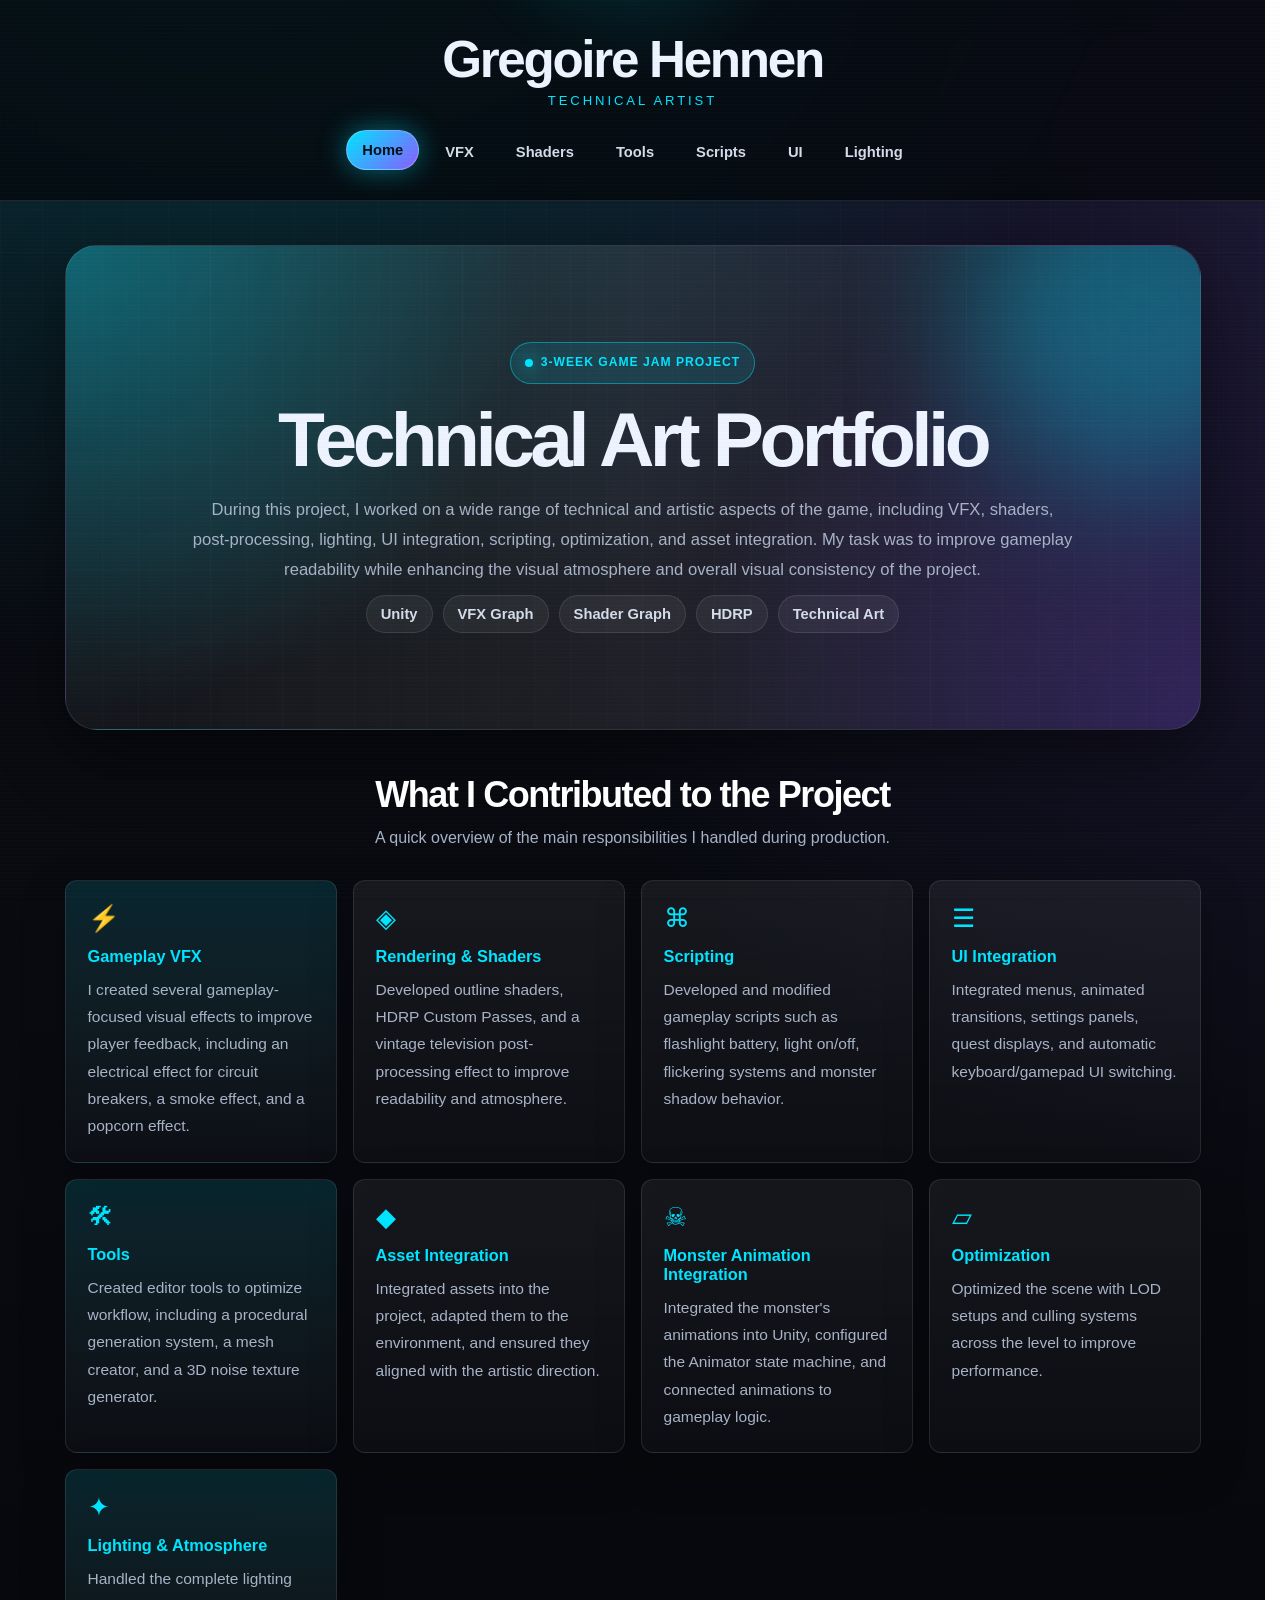
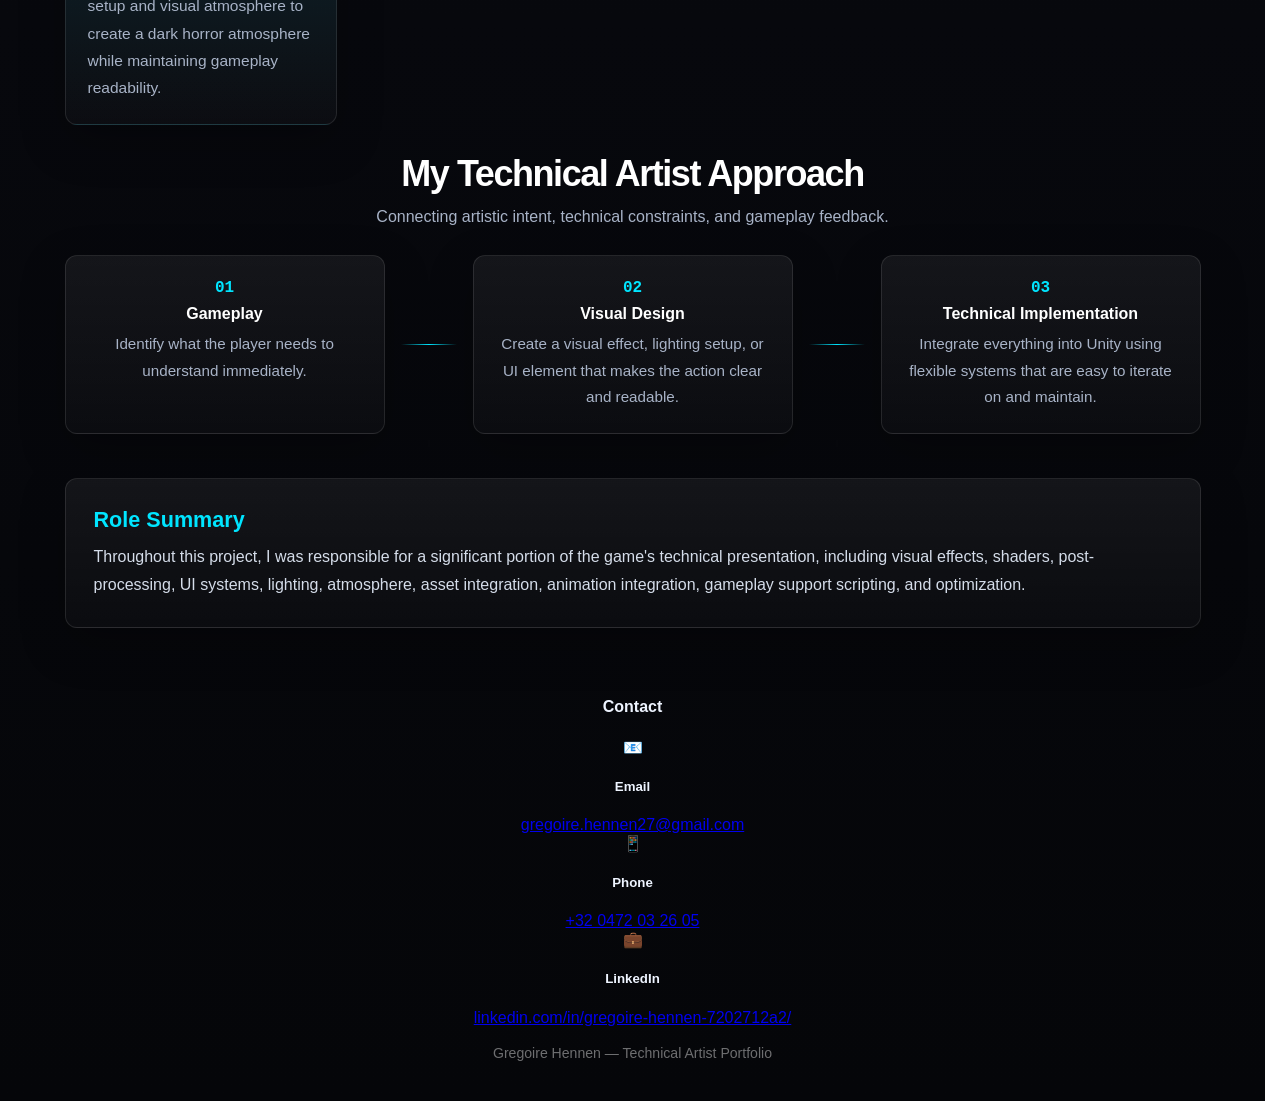
<file: index.html>
<!DOCTYPE html>
<html lang="en">
<head>
    <meta charset="UTF-8">
    <meta name="viewport" content="width=device-width, initial-scale=1.0">
    <title>Home - Gregoire Hennen</title>
    <link rel="stylesheet" href="style.css">
</head>
<body class="page-home">

    <header>
        <div class="header-orb"></div>
        <h1>Gregoire Hennen</h1>
        <h2>Technical Artist</h2>

        <nav>
            <a href="index.html">Home</a>
            <a href="vfx.html">VFX</a>
            <a href="shaders.html">Shaders</a>
            <a href="tools.html">Tools</a>
            <a href="scripts.html">Scripts</a>
            <a href="ui.html">UI</a>
            <a href="lighting.html">Lighting</a>
        </nav>
    </header>

    <main>
        <section class="home-hero">
            <div class="home-hero-glow"></div>
            <div class="home-hero-content">
                <p class="home-kicker">3-Week Game Jam Project</p>
                <h3>Technical Art Portfolio</h3>

                <p class="home-intro">
                    During this project, I worked on a wide range of technical and artistic aspects of the game, including VFX, shaders, post-processing, lighting, UI integration, scripting, optimization, and asset integration. My task was to improve gameplay readability while enhancing the visual atmosphere and overall visual consistency of the project.
                </p>

                <div class="home-tags">
                    <span>Unity</span>
                    <span>VFX Graph</span>
                    <span>Shader Graph</span>
                    <span>HDRP</span>
                    <span>Technical Art</span>
                </div>
            </div>
        </section>

        <section class="home-overview">

            <div class="home-section-title">
                <h4>What I Contributed to the Project</h4>
                <p>A quick overview of the main responsibilities I handled during production.</p>
            </div>

            <div class="home-card-grid">

    <a href="vfx.html" class="home-card featured-card home-card-link">
        <div class="home-card-icon">⚡</div>
        <h5>Gameplay VFX</h5>
        <p>I created several gameplay-focused visual effects to improve player feedback, including an electrical effect for circuit breakers, a smoke effect, and a popcorn effect.</p>
    </a>

    <a href="shaders.html" class="home-card home-card-link">
        <div class="home-card-icon">◈</div>
        <h5>Rendering & Shaders</h5>
        <p>Developed outline shaders, HDRP Custom Passes, and a vintage television post-processing effect to improve readability and atmosphere.</p>
    </a>

    <a href="scripts.html" class="home-card home-card-link">
        <div class="home-card-icon">⌘</div>
        <h5>Scripting</h5>
        <p>Developed and modified gameplay scripts such as flashlight battery, light on/off, flickering systems and monster shadow behavior.</p>
    </a>

    <a href="ui.html" class="home-card home-card-link">
        <div class="home-card-icon">☰</div>
        <h5>UI Integration</h5>
        <p>Integrated menus, animated transitions, settings panels, quest displays, and automatic keyboard/gamepad UI switching.</p>
    </a>

    <a href="tools.html" class="home-card featured-card home-card-link">
        <div class="home-card-icon">🛠</div>
        <h5>Tools</h5>
        <p>Created editor tools to optimize workflow, including a procedural generation system, a mesh creator, and a 3D noise texture generator.</p>
    </a>

    <article class="home-card">
        <div class="home-card-icon">◆</div>
        <h5>Asset Integration</h5>
        <p>Integrated assets into the project, adapted them to the environment, and ensured they aligned with the artistic direction.</p>
    </article>

    <article class="home-card">
        <div class="home-card-icon">☠</div>
        <h5>Monster Animation Integration</h5>
        <p>Integrated the monster's animations into Unity, configured the Animator state machine, and connected animations to gameplay logic.</p>
    </article>

    <article class="home-card">
        <div class="home-card-icon">▱</div>
        <h5>Optimization</h5>
        <p>Optimized the scene with LOD setups and culling systems across the level to improve performance.</p>
    </article>

    <a href="lighting.html" class="home-card featured-card home-card-link">
        <div class="home-card-icon">✦</div>
        <h5>Lighting & Atmosphere</h5>
        <p>Handled the complete lighting setup and visual atmosphere to create a dark horror atmosphere while maintaining gameplay readability.</p>
    </a>

</div>

        <section class="home-pipeline">

            <div class="home-section-title">
                <h4>My Technical Artist Approach</h4>
                <p>Connecting artistic intent, technical constraints, and gameplay feedback.</p>
            </div>

            <div class="home-flow">

                <div class="home-flow-step">
                    <span>01</span>
                    <strong>Gameplay</strong>
                    <p>Identify what the player needs to understand immediately.</p>
                </div>

                <div class="home-flow-line"></div>

                <div class="home-flow-step">
                    <span>02</span>
                    <strong>Visual Design</strong>
                    <p>Create a visual effect, lighting setup, or UI element that makes the action clear and readable.</p>
                </div>

                <div class="home-flow-line"></div>

                <div class="home-flow-step">
                    <span>03</span>
                    <strong>Technical Implementation</strong>
                    <p>Integrate everything into Unity using flexible systems that are easy to iterate on and maintain.</p>
                </div>

            </div>
        </section>

        <section class="home-summary-panel">
            <h4>Role Summary</h4>
            <p>
                Throughout this project, I was responsible for a significant portion of the game's technical presentation, including visual effects, shaders, post-processing, UI systems, lighting, atmosphere, asset integration, animation integration, gameplay support scripting, and optimization.
            </p>
        </section>

    </main>


    <section class="contact-section">
    <h4>Contact</h4>

    <div class="contact-grid">

        <div class="contact-card">
            <span>📧</span>
            <h5>Email</h5>
            <a href="mailto:ton.email@gmail.com">
                gregoire.hennen27@gmail.com
            </a>
        </div>

        <div class="contact-card">
            <span>📱</span>
            <h5>Phone</h5>
            <a href="tel:+32000000000">
                +32 0472 03 26 05
            </a>
        </div>

        <div class="contact-card">
            <span>💼</span>
            <h5>LinkedIn</h5>
            <a href="https://www.linkedin.com/in/ton-profil/"
               target="_blank">
                linkedin.com/in/gregoire-hennen-7202712a2/
            </a>
        </div>

    </div>
</section>
    
    <footer class="site-footer">
        <p>Gregoire Hennen — Technical Artist Portfolio</p>
    </footer>

<script>
    const currentPage = window.location.pathname.split("/").pop();
    const navLinks = document.querySelectorAll('nav a');

    navLinks.forEach(link => {
        if (link.getAttribute('href') === currentPage) {
            link.classList.add('active');
        }
    });
</script>

</body>
</html>
</file>
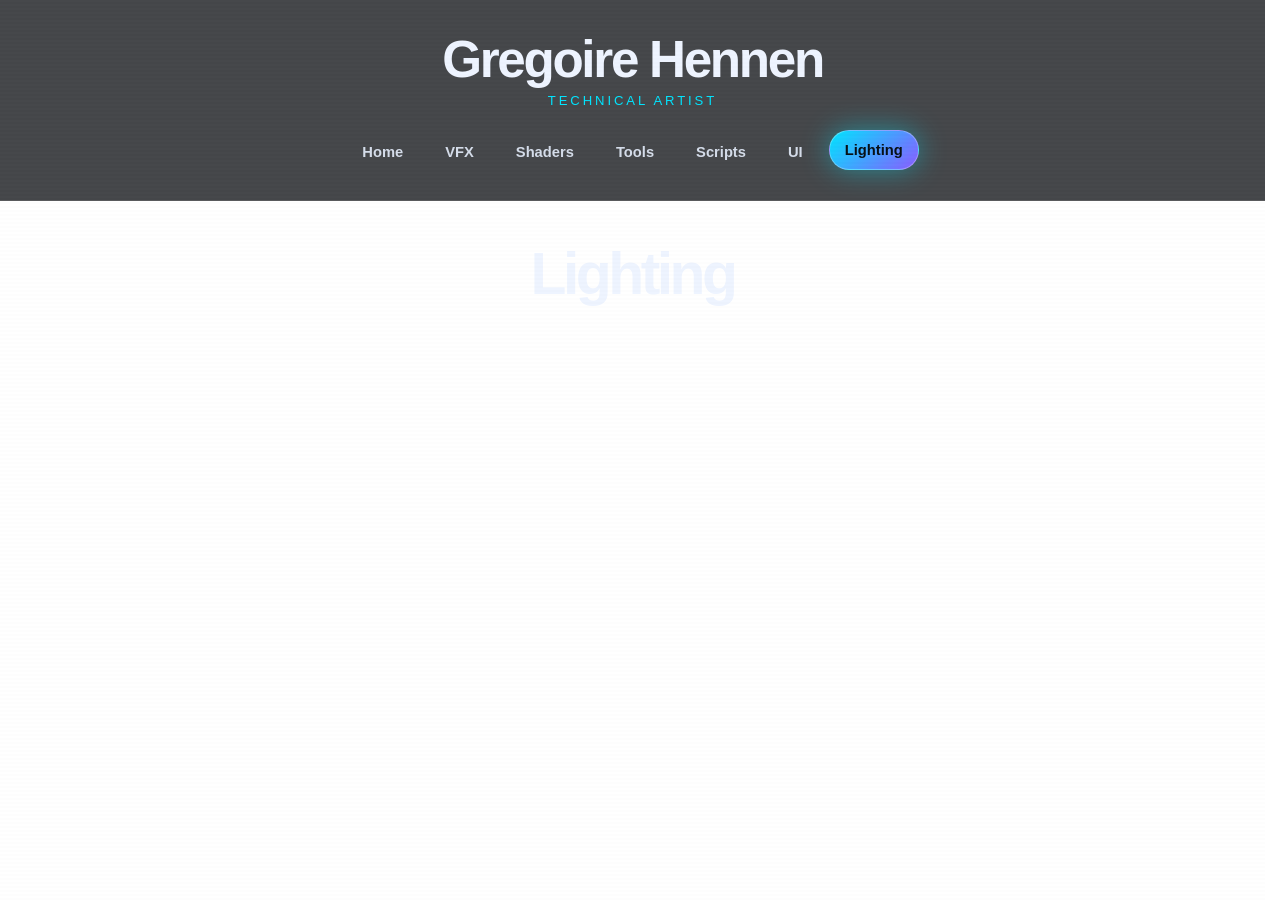
<file: lighting.html>
<!DOCTYPE html>
<html lang="fr">
<head>
    <meta charset="UTF-8">
    <meta name="viewport" content="width=device-width, initial-scale=1.0">
    <title>Shaders - Gregoire Hennen</title>
    
    <link rel="stylesheet" href="style.css">
</head>
    
<body>
    <header>
        <h1>Gregoire Hennen</h1>
        <h2>Technical Artist</h2>
        <nav>
            <a href="index.html">Home</a>
            <a href="vfx.html">VFX</a>
            <a href="shaders.html">Shaders</a>
            <a href="tools.html">Tools</a>
            <a href="scripts.html">Scripts</a>
            <a href="ui.html">UI</a>
            <a href="lighting.html">Lighting</a>
            
        </nav>
    </header>
    <main>
        <h3>Lighting</h3>
    </main>
    <script>
    // Récupère le nom de la page actuelle (ex: "shaders.html")
    const currentPage = window.location.pathname.split("/").pop();

    // Sélectionne tous les liens dans la nav
    const navLinks = document.querySelectorAll('nav a');

    navLinks.forEach(link => {
        // Si le href du lien correspond à la page actuelle, ajoute la classe "active"
        if (link.getAttribute('href') === currentPage) {
            link.classList.add('active');
        }
    });
</script>
</body>
</html>
</file>
<file: style.css>
/* =========================================================
   Gregoire Hennen — Technical Art Portfolio Redesign
   Drop-in CSS: keeps all current accordions and HTML working.
   ========================================================= */

:root {
    --bg: #080a0f;
    --panel: rgba(16, 20, 29, 0.82);
    --panel-strong: rgba(21, 27, 40, 0.94);
    --line: rgba(255,255,255,0.10);
    --line-strong: rgba(255,255,255,0.18);
    --text: #eef4ff;
    --muted: #a8b3c7;
    --soft: #d5ddea;
    --accent: #00e5ff;
    --accent-2: #8a5cff;
    --accent-3: #ffb86b;
    --danger: #ff5c7a;
    --ok: #76ffb2;
    --radius: 18px;
    --radius-sm: 12px;
    --shadow: 0 24px 70px rgba(0,0,0,.45);
    --mono: "Consolas", "SFMono-Regular", "Courier New", monospace;
    --sans: Inter, "Segoe UI", Tahoma, Geneva, Verdana, sans-serif;
}

.page-vfx { --accent:#45f3ff; --accent-2:#ffcf4a; --page-glow: rgba(69,243,255,.20); }
.page-shaders { --accent:#a884ff; --accent-2:#ff6bd6; --page-glow: rgba(168,132,255,.22); }
.page-tools { --accent:#74ffb4; --accent-2:#56a8ff; --page-glow: rgba(116,255,180,.20); }
.page-scripts { --accent:#ffcf6b; --accent-2:#ff6b6b; --page-glow: rgba(255,207,107,.20); }
.page-ui { --accent:#6bb7ff; --accent-2:#7bffdf; --page-glow: rgba(107,183,255,.20); }
.page-lighting { --accent:#ffb15c; --accent-2:#fff1a8; --page-glow: rgba(255,177,92,.22); }
.page-home { --accent:#00e5ff; --accent-2:#8a5cff; --page-glow: rgba(0,229,255,.22); }

* { box-sizing: border-box; }
html { scrollbar-gutter: stable; overflow-y: scroll; scroll-behavior: smooth; }
body {
    margin: 0;
    color: var(--text);
    font-family: var(--sans);
    text-align: center;
    background:
        radial-gradient(circle at 18% -10%, var(--page-glow), transparent 30%),
        radial-gradient(circle at 110% 10%, rgba(138,92,255,.15), transparent 34%),
        linear-gradient(180deg, #0b0e15 0%, #07080d 60%, #050609 100%);
    min-height: 100vh;
}
body::before {
    content: "";
    position: fixed;
    inset: 0;
    pointer-events: none;
    background-image:
        linear-gradient(rgba(255,255,255,.025) 1px, transparent 1px),
        linear-gradient(90deg, rgba(255,255,255,.025) 1px, transparent 1px);
    background-size: 42px 42px;
    mask-image: linear-gradient(to bottom, black, transparent 88%);
    z-index: -2;
}
body::after {
    content: "";
    position: fixed;
    inset: 0;
    pointer-events: none;
    background: linear-gradient(rgba(255,255,255,.025) 50%, rgba(0,0,0,.025) 50%);
    background-size: 100% 4px;
    opacity: .25;
    z-index: 999;
}

header {
    position: relative;
    overflow: hidden;
    padding: 34px 20px 28px;
    background: rgba(5, 7, 11, .74);
    border-bottom: 1px solid var(--line);
    backdrop-filter: blur(18px);
}
.header-orb {
    position: absolute;
    width: 420px;
    height: 420px;
    left: 50%;
    top: -330px;
    transform: translateX(-50%);
    background: radial-gradient(circle, var(--accent), transparent 62%);
    filter: blur(20px);
    opacity: .20;
    pointer-events: none;
}
h1 {
    margin: 0 0 8px;
    font-size: clamp(2.1rem, 4vw, 3.4rem);
    letter-spacing: -.045em;
    font-weight: 850;
    line-height: 1;
}
h2 {
    margin: 0 0 24px;
    color: var(--accent);
    font-weight: 500;
    letter-spacing: .22em;
    text-transform: uppercase;
    font-size: .82rem;
}
nav {
    display: flex;
    flex-wrap: wrap;
    justify-content: center;
    gap: 10px;
    margin-top: 18px;
}
nav a {
    display: inline-flex;
    align-items: center;
    justify-content: center;
    min-height: 40px;
    color: var(--soft);
    text-decoration: none;
    padding: 10px 15px;
    margin: 0;
    font-weight: 750;
    font-size: .92rem;
    border: 1px solid transparent;
    border-radius: 999px;
    position: relative;
    transition: transform .22s ease, color .22s ease, border-color .22s ease, background .22s ease, box-shadow .22s ease;
}
nav a::after { display: none; }
nav a:hover,
nav a.active {
    color: #071016;
    background: linear-gradient(135deg, var(--accent), var(--accent-2));
    border-color: rgba(255,255,255,.28);
    box-shadow: 0 0 28px color-mix(in srgb, var(--accent) 42%, transparent);
    transform: translateY(-2px);
}

main {
    max-width: 1180px;
    margin: 44px auto 70px;
    padding: 0 22px;
    text-align: left;
}
h3 {
    text-align: center;
    margin: 0 0 18px;
    font-size: clamp(2.05rem, 4.6vw, 4.2rem);
    letter-spacing: -.06em;
    line-height: .98;
}
p { color: var(--soft); line-height: 1.76; }
strong { color: #fff; }

.page-hero,
.home-hero,
.home-summary-panel,
.home-pipeline,
.home-overview {
    position: relative;
}
.page-hero {
    overflow: hidden;
    text-align: center;
    border: 1px solid var(--line);
    border-radius: 28px;
    padding: clamp(34px, 6vw, 70px) clamp(22px, 5vw, 60px);
    margin-bottom: 34px;
    background:
        radial-gradient(circle at 18% 15%, color-mix(in srgb, var(--accent) 22%, transparent), transparent 34%),
        radial-gradient(circle at 82% 0%, color-mix(in srgb, var(--accent-2) 18%, transparent), transparent 34%),
        linear-gradient(135deg, rgba(255,255,255,.055), rgba(255,255,255,.015));
    box-shadow: var(--shadow);
}
.page-hero::before,
.home-hero::before {
    content: "";
    position: absolute;
    inset: 0;
    border-radius: inherit;
    pointer-events: none;
    background:
        linear-gradient(90deg, transparent, rgba(255,255,255,.12), transparent),
        linear-gradient(rgba(255,255,255,.04) 1px, transparent 1px),
        linear-gradient(90deg, rgba(255,255,255,.04) 1px, transparent 1px);
    background-size: 100% 100%, 36px 36px, 36px 36px;
    opacity: .45;
}
.page-kicker,
.home-kicker {
    display: inline-flex;
    align-items: center;
    gap: 8px;
    margin: 0 0 18px;
    padding: 9px 14px;
    border: 1px solid color-mix(in srgb, var(--accent) 45%, transparent);
    border-radius: 999px;
    color: var(--accent);
    background: color-mix(in srgb, var(--accent) 11%, transparent);
    font-weight: 850;
    letter-spacing: .08em;
    text-transform: uppercase;
    font-size: .76rem;
}
.page-kicker::before,
.home-kicker::before {
    content: "";
    width: 8px;
    height: 8px;
    border-radius: 50%;
    background: var(--accent);
    box-shadow: 0 0 18px var(--accent);
}
.page-intro,
.home-intro,
.section-lead {
    text-align: center;
    color: var(--muted);
    max-width: 880px;
    margin: 0 auto 10px;
    line-height: 1.8;
    font-size: 1.04rem;
}

/* Accordions: same behavior, redesigned presentation */
.shader-accordion,
.tool-accordion,
.ui-accordion {
    margin-bottom: 18px;
    border: 1px solid var(--line);
    border-radius: var(--radius);
    overflow: clip;
    background: linear-gradient(180deg, rgba(255,255,255,.055), rgba(255,255,255,.018));
    box-shadow: 0 18px 55px rgba(0,0,0,.28);
    transition: transform .25s ease, border-color .25s ease, box-shadow .25s ease;
}
.shader-accordion:hover,
.tool-accordion:hover,
.ui-accordion:hover {
    transform: translateY(-2px);
    border-color: color-mix(in srgb, var(--accent) 36%, var(--line));
    box-shadow: 0 26px 70px rgba(0,0,0,.36);
}
.shader-accordion summary,
.tool-accordion summary,
.ui-accordion summary {
    padding: 22px 64px 22px 24px;
    font-size: clamp(1.04rem, 2vw, 1.35rem);
    font-weight: 850;
    color: #fff;
    cursor: pointer;
    list-style: none;
    position: relative;
    background:
        linear-gradient(90deg, color-mix(in srgb, var(--accent) 16%, transparent), transparent 48%),
        rgba(255,255,255,.025);
    transition: background .25s ease;
}
.shader-accordion summary::-webkit-details-marker,
.tool-accordion summary::-webkit-details-marker,
.ui-accordion summary::-webkit-details-marker { display: none; }
.shader-accordion summary::before,
.tool-accordion summary::before,
.ui-accordion summary::before {
    content: "";
    display: inline-block;
    width: 10px;
    height: 10px;
    margin-right: 13px;
    border-radius: 50%;
    background: var(--accent);
    box-shadow: 0 0 20px var(--accent);
    vertical-align: middle;
}
.shader-accordion summary::after,
.tool-accordion summary::after,
.ui-accordion summary::after {
    content: "+";
    position: absolute;
    right: 22px;
    top: 50%;
    transform: translateY(-50%);
    width: 34px;
    height: 34px;
    border: 1px solid color-mix(in srgb, var(--accent) 42%, transparent);
    border-radius: 50%;
    color: var(--accent);
    display: grid;
    place-items: center;
    line-height: 1;
    font-size: 1.2rem;
    transition: transform .25s ease, background .25s ease, color .25s ease;
}
.shader-accordion[open] summary::after,
.tool-accordion[open] summary::after,
.ui-accordion[open] summary::after {
    content: "–";
    transform: translateY(-50%) rotate(180deg);
    background: var(--accent);
    color: #061014;
}
.shader-content,
.tool-content,
.ui-content {
    padding: clamp(22px, 4vw, 34px);
    border-top: 1px solid var(--line);
    background: rgba(4, 7, 12, .38);
}

/* Different accordion personalities by page */
.page-shaders .shader-accordion summary { background: linear-gradient(90deg, rgba(168,132,255,.20), rgba(255,107,214,.04)); }
.page-tools .tool-accordion summary { background: linear-gradient(90deg, rgba(116,255,180,.18), rgba(86,168,255,.04)); }
.page-scripts .shader-accordion summary { background: linear-gradient(90deg, rgba(255,207,107,.18), rgba(255,107,107,.05)); }
.page-vfx .ui-accordion summary { background: linear-gradient(90deg, rgba(69,243,255,.16), rgba(255,207,74,.05)); }
.page-ui .ui-accordion summary { background: linear-gradient(90deg, rgba(107,183,255,.17), rgba(123,255,223,.05)); }
.page-lighting .ui-accordion summary { background: linear-gradient(90deg, rgba(255,177,92,.18), rgba(255,241,168,.05)); }

.ui-subtitle,
.ui-hero-text h4,
h4[style] {
    color: var(--accent) !important;
    border-bottom: 1px solid color-mix(in srgb, var(--accent) 30%, transparent) !important;
    padding-bottom: 9px;
    margin-top: 0;
    letter-spacing: -.02em;
}
.highlight { color: var(--accent); font-weight: 850; }
.bullet-list { padding-left: 22px; line-height: 1.75; color: var(--soft); }

/* Media */
.center-img-container { text-align: center; margin: 28px 0; }
.center-img-container img,
.ui-hero-media img,
.gif-card img,
.global-gifs img,
.tech-desc img,
.tech-code img {
    max-width: 100%;
    border-radius: 16px;
    border: 1px solid var(--line);
    box-shadow: 0 18px 52px rgba(0,0,0,.45);
}
.center-img-container img { width: min(850px, 100%); }
.media-caption,
.gif-card p,
.ui-hero-media p {
    color: var(--muted);
    font-size: .93rem;
    text-align: center;
    margin-top: 10px;
}
.global-gifs,
.triple-gifs {
    display: grid;
    gap: 16px;
    margin: 24px 0;
}
.global-gifs { grid-template-columns: repeat(2, minmax(0, 1fr)); }
.triple-gifs { grid-template-columns: repeat(3, minmax(0, 1fr)); }
.gif-card {
    padding: 12px;
    border: 1px solid var(--line);
    border-radius: 18px;
    background: rgba(255,255,255,.035);
    text-align: center;
}
.gif-card img { width: 100%; margin-bottom: 8px; }

/* Technical layout */
.tech-row {
    display: grid;
    grid-template-columns: minmax(0, 1fr) minmax(320px, .95fr);
    gap: 24px;
    margin: 34px 0;
    align-items: start;
}
.tech-desc { min-width: 0; }
.tech-code {
    position: relative;
    min-width: 0;
    background: linear-gradient(180deg, rgba(13,17,23,.98), rgba(8,11,16,.98));
    padding: 18px;
    border-radius: 16px;
    overflow-x: auto;
    border: 1px solid color-mix(in srgb, var(--accent) 24%, #30363d);
    box-shadow: inset 0 1px 0 rgba(255,255,255,.05), 0 18px 40px rgba(0,0,0,.25);
}
.tech-code::before {
    display: block;
    color: var(--accent);
    font-family: var(--mono);
    font-size: .72rem;
    letter-spacing: .12em;
    text-transform: uppercase;
    margin-bottom: 10px;
    opacity: .9;
}
.tech-code:has(img)::before { }
pre { margin: 0; padding: 0; background: transparent !important; }
code {
    font-family: var(--mono);
    font-size: .9em;
    background: rgba(255,255,255,.055) !important;
    border: 1px solid rgba(255,255,255,.06);
    border-radius: 7px;
    padding: .13em .35em;
}
pre code {
    display: block;
    background: transparent !important;
    border: 0;
    padding: 0;
    line-height: 1.62;
    color: #d7e5ff;
}
.c-keyword { color: #ff7b72; }
.c-var { color: #79c0ff; }

/* Tables */
table {
    width: 100%;
    border-collapse: separate;
    border-spacing: 0;
    margin: 24px 0;
    background: rgba(6,9,15,.72);
    border: 1px solid var(--line);
    border-radius: 16px;
    overflow: hidden;
    box-shadow: 0 18px 42px rgba(0,0,0,.28);
}
th, td { padding: 14px 16px; text-align: left; border-bottom: 1px solid var(--line); color: var(--soft); }
th {
    background: linear-gradient(135deg, var(--accent), var(--accent-2));
    color: #071016;
    font-weight: 900;
}
tr:last-child td { border-bottom: 0; }

/* Feature grids */
.ui-feature-grid,
.home-card-grid {
    display: grid;
    grid-template-columns: repeat(4, minmax(0, 1fr));
    gap: 16px;
    margin: 28px 0;
}
.ui-feature-card,
.home-card,
.home-flow-step,
.home-summary-panel,
.ui-note {
    background: linear-gradient(180deg, rgba(255,255,255,.06), rgba(255,255,255,.025));
    border: 1px solid var(--line);
    border-radius: var(--radius-sm);
    box-shadow: 0 16px 45px rgba(0,0,0,.25);
}
.ui-feature-card { padding: 17px; }
.ui-feature-card h5,
.home-card h5 {
    color: var(--accent);
    margin: 0 0 10px;
    font-size: 1.02rem;
}
.ui-feature-card p { color: var(--muted); line-height: 1.6; margin: 0; font-size: .95rem; }
.ui-separator,
hr[style] {
    border: 0 !important;
    height: 1px;
    margin: 42px 0 !important;
    background: linear-gradient(90deg, transparent, color-mix(in srgb, var(--accent) 35%, transparent), transparent);
}
.ui-note {
    padding: 18px 20px;
    margin: 20px 0;
    color: var(--soft);
}
.ui-note-warning { border-color: rgba(255,177,92,.35); background: linear-gradient(180deg, rgba(255,177,92,.12), rgba(255,255,255,.025)); }
.ui-note-info { border-color: rgba(107,183,255,.35); background: linear-gradient(180deg, rgba(107,183,255,.12), rgba(255,255,255,.025)); }

/* Home page */
.home-hero {
    overflow: hidden;
    border: 1px solid var(--line);
    border-radius: 32px;
    background:
        radial-gradient(circle at top left, color-mix(in srgb, var(--accent) 30%, transparent), transparent 38%),
        radial-gradient(circle at bottom right, color-mix(in srgb, var(--accent-2) 24%, transparent), transparent 42%),
        linear-gradient(135deg, rgba(255,255,255,.065), rgba(255,255,255,.015));
    padding: clamp(54px, 8vw, 96px) clamp(24px, 6vw, 72px);
    margin-bottom: 44px;
    box-shadow: var(--shadow);
}
.home-hero-glow {
    position: absolute;
    width: 360px;
    height: 360px;
    right: -120px;
    top: -120px;
    background: var(--accent);
    filter: blur(68px);
    border-radius: 50%;
    opacity: .32;
}
.home-hero-content { position: relative; z-index: 1; max-width: 920px; margin: 0 auto; text-align: center; }
.home-hero h3 { font-size: clamp(2.6rem, 6vw, 5.4rem); }
.home-tags { display: flex; flex-wrap: wrap; justify-content: center; gap: 10px; }
.home-tags span {
    background: rgba(255,255,255,.06);
    color: var(--soft);
    border: 1px solid var(--line);
    border-radius: 999px;
    padding: 10px 14px;
    font-size: .92em;
    font-weight: 700;
}
.home-section-title { text-align: center; margin: 0 auto 24px; max-width: 760px; }
.home-section-title h4 {
    margin: 0 0 8px;
    font-size: clamp(1.4rem, 3vw, 2.25rem);
    letter-spacing: -.04em;
    color: #fff;
}
.home-section-title p { margin: 0; color: var(--muted); }
.home-card { padding: 22px; transition: transform .25s ease, border-color .25s ease; }
.home-card:hover { transform: translateY(-5px); border-color: color-mix(in srgb, var(--accent) 44%, transparent); }
.featured-card { background: linear-gradient(180deg, color-mix(in srgb, var(--accent) 13%, transparent), rgba(255,255,255,.025)); }
.home-card-icon { font-size: 1.6rem; margin-bottom: 14px; color: var(--accent); }
.home-card p { margin: 0; color: var(--muted); font-size: .97rem; }
.home-overview,
.home-pipeline,
.home-summary-panel { margin-bottom: 44px; }
.home-flow {
    display: grid;
    grid-template-columns: 1fr auto 1fr auto 1fr;
    gap: 16px;
    align-items: stretch;
}
.home-flow-step { padding: 22px; text-align: center; }
.home-flow-step span { color: var(--accent); font-family: var(--mono); font-weight: 900; }
.home-flow-step strong { display: block; margin: 8px 0; color: #fff; }
.home-flow-step p { margin: 0; color: var(--muted); font-size: .95rem; }
.home-flow-line {
    width: 56px;
    height: 1px;
    align-self: center;
    background: linear-gradient(90deg, transparent, var(--accent), transparent);
}
.home-summary-panel { padding: 28px; }
.home-summary-panel h4 { margin: 0 0 10px; color: var(--accent); font-size: 1.35rem; }
.home-summary-panel p { margin: 0; }

/* Footer */
.site-footer {
    max-width: 1180px;
    margin: 0 auto 36px;
    padding: 0 22px;
    text-align: center;
}
.site-footer p {
    color: rgba(255,255,255,.42);
    font-size: .88rem;
}

@media (max-width: 980px) {
    .tech-row { grid-template-columns: 1fr; }
    .ui-feature-grid,
    .home-card-grid { grid-template-columns: repeat(2, minmax(0, 1fr)); }
    .triple-gifs { grid-template-columns: 1fr; }
    .global-gifs { grid-template-columns: 1fr; }
    .global-gifs img { width: 100%; }
    .home-flow { grid-template-columns: 1fr; }
    .home-flow-line { width: 1px; height: 36px; justify-self: center; background: linear-gradient(180deg, transparent, var(--accent), transparent); }
}
@media (max-width: 620px) {
    main { padding: 0 14px; margin-top: 28px; }
    header { padding: 28px 14px 22px; }
    nav { gap: 7px; }
    nav a { padding: 8px 11px; min-height: 34px; font-size: .84rem; }
    .page-hero,
    .home-hero { border-radius: 22px; }
    .shader-content,
    .tool-content,
    .ui-content { padding: 18px; }
    .ui-feature-grid,
    .home-card-grid { grid-template-columns: 1fr; }
    .shader-accordion summary,
    .tool-accordion summary,
    .ui-accordion summary { padding: 18px 58px 18px 18px; }
}
.home-card-link {
    display: block;
    text-decoration: none;
    color: inherit;
}

.home-card-link:hover {
    transform: translateY(-6px);
    border-color: var(--accent);
    box-shadow: 0 18px 45px rgba(0, 229, 255, 0.18);
}

.home-card-link:hover h5 {
    color: #ffffff;
}
</file>
